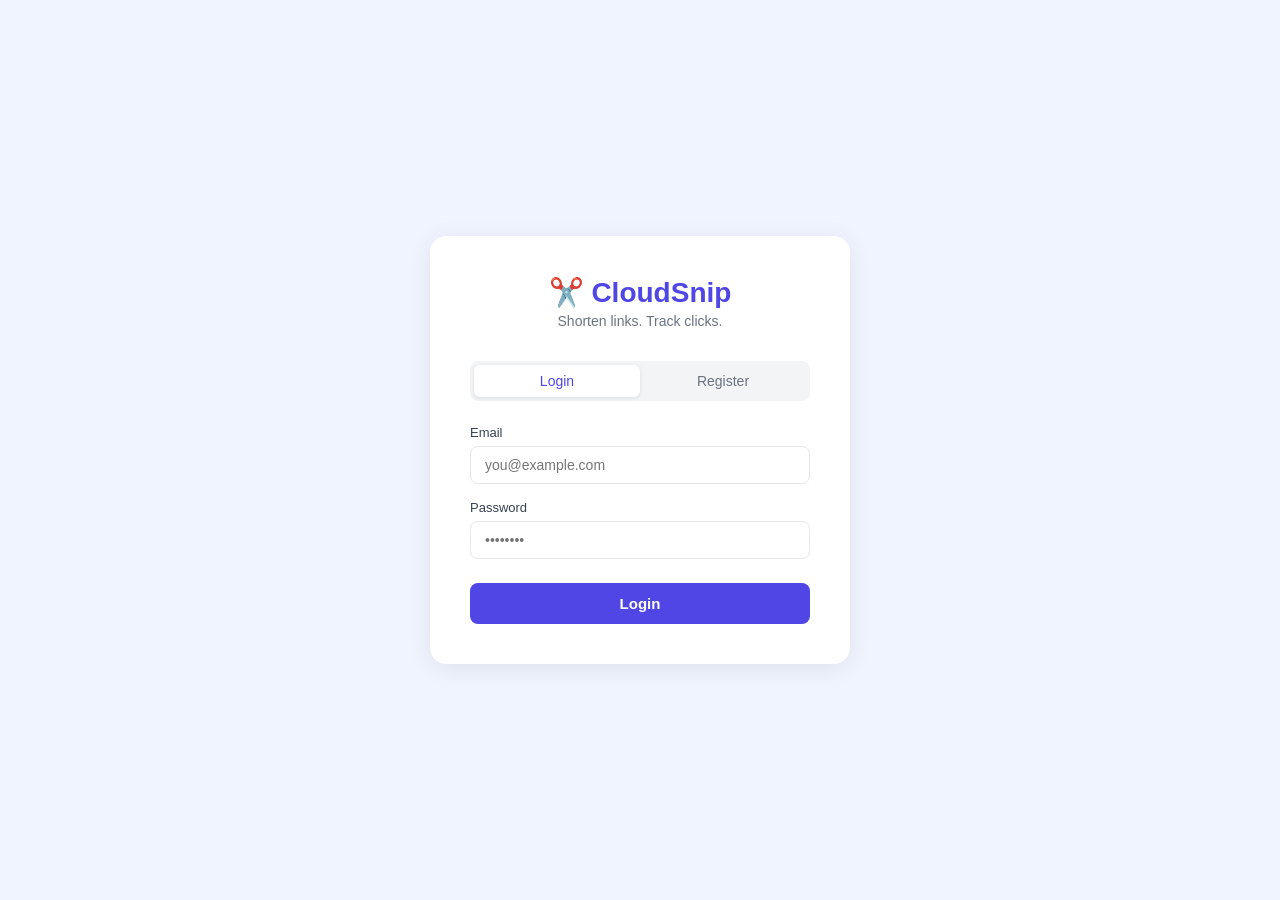
<file: frontend/index.html>
<!DOCTYPE html>
<html lang="en">
<head>
  <meta charset="UTF-8">
  <meta name="viewport" content="width=device-width, initial-scale=1.0">
  <title>CloudSnip — Dashboard</title>
  <link rel="stylesheet" href="css/style.css">
</head>
<body>

  <!-- NAVBAR -->
  <div class="navbar">
    <div class="brand">✂️ CloudSnip</div>
    <div class="user-info">
      <button class="logout-btn" onclick="logout()">Logout</button>
    </div>
  </div>

  <div class="container">

    <!-- URL SHORTENER BOX -->
    <div class="shortener-box">
      <h2>Shorten a URL</h2>

      <div class="form-group">
        <label>Long URL</label>
        <input type="url" id="longUrl" placeholder="https://example.com/very/long/url">
      </div>

      <div class="form-group">
        <label>Short URL</label>
        <div class="url-row">
          <input type="text" id="shortUrl" placeholder="Your short URL will appear here" readonly>
          <button class="copy-btn" id="copyBtn" onclick="copyShortUrl()">Copy</button>
        </div>
      </div>

      <button onclick="shortenURL()">Shorten</button>
      <div id="shortenMessage" class="message"></div>
    </div>

    <!-- LINK HISTORY -->
    <div class="history-box">
      <h2>Link History</h2>
      <table>
        <thead>
          <tr>
            <th>Long URL</th>
            <th>Short Code</th>
            <th>Clicks</th>
            <th>Created</th>
          </tr>
        </thead>
        <tbody id="historyBody">
          <tr>
            <td colspan="4" class="empty-state">Loading...</td>
          </tr>
        </tbody>
      </table>
    </div>

    <!-- RECENT CLICKS -->
    <div class="history-box" style="margin-top: 32px;">
      <h2>Recent Clicks</h2>
      <table>
        <thead>
          <tr>
            <th>Short Code</th>
            <th>IP Address</th>
            <th>Clicked At</th>
          </tr>
        </thead>
        <tbody id="recentClicks">
          <tr>
            <td colspan="3" class="empty-state">Loading...</td>
          </tr>
        </tbody>
      </table>
    </div>

  </div>

  <script src="js/auth.js"></script>
  <script src="js/links.js"></script>
  <script src="js/analytics.js"></script>
  <script>
    redirectIfNotLoggedIn();
    loadHistory();
    loadRecentClicks();
  </script>

</body>
</html>
</file>
<file: frontend/css/style.css>
* {
  margin: 0;
  padding: 0;
  box-sizing: border-box;
}

body {
  font-family: 'Segoe UI', sans-serif;
  background: #f0f4ff;
  min-height: 100vh;
}

/* CARD */
.card {
  background: white;
  padding: 40px;
  border-radius: 16px;
  box-shadow: 0 4px 24px rgba(0,0,0,0.08);
  width: 100%;
  max-width: 420px;
}

.centered {
  display: flex;
  justify-content: center;
  align-items: center;
  min-height: 100vh;
}

/* LOGO  */
.logo {
  text-align: center;
  margin-bottom: 32px;
}

.logo h1 {
  font-size: 28px;
  color: #4f46e5;
  font-weight: 700;
}

.logo p {
  color: #6b7280;
  font-size: 14px;
  margin-top: 4px;
}

/* TABS */
.tabs {
  display: flex;
  background: #f3f4f6;
  border-radius: 8px;
  padding: 4px;
  margin-bottom: 24px;
}

.tab {
  flex: 1;
  text-align: center;
  padding: 8px;
  border-radius: 6px;
  cursor: pointer;
  font-size: 14px;
  font-weight: 500;
  color: #6b7280;
  transition: all 0.2s;
}

.tab.active {
  background: white;
  color: #4f46e5;
  box-shadow: 0 1px 4px rgba(0,0,0,0.1);
}

/* FORMS */
.form-group {
  margin-bottom: 16px;
}

label {
  display: block;
  font-size: 13px;
  font-weight: 500;
  color: #374151;
  margin-bottom: 6px;
}

input {
  width: 100%;
  padding: 10px 14px;
  border: 1.5px solid #e5e7eb;
  border-radius: 8px;
  font-size: 14px;
  outline: none;
  transition: border 0.2s;
  color: #111827;
}

input:focus {
  border-color: #4f46e5;
}

input:read-only {
  background: #f9fafb;
  color: #6b7280;
  cursor: default;
}

/* BUTTONS */
button {
  width: 100%;
  padding: 12px;
  background: #4f46e5;
  color: white;
  border: none;
  border-radius: 8px;
  font-size: 15px;
  font-weight: 600;
  cursor: pointer;
  margin-top: 8px;
  transition: background 0.2s;
}

button:hover {
  background: #4338ca;
}

button.secondary {
  background: white;
  color: #4f46e5;
  border: 1.5px solid #4f46e5;
  margin-top: 0;
}
</file>
